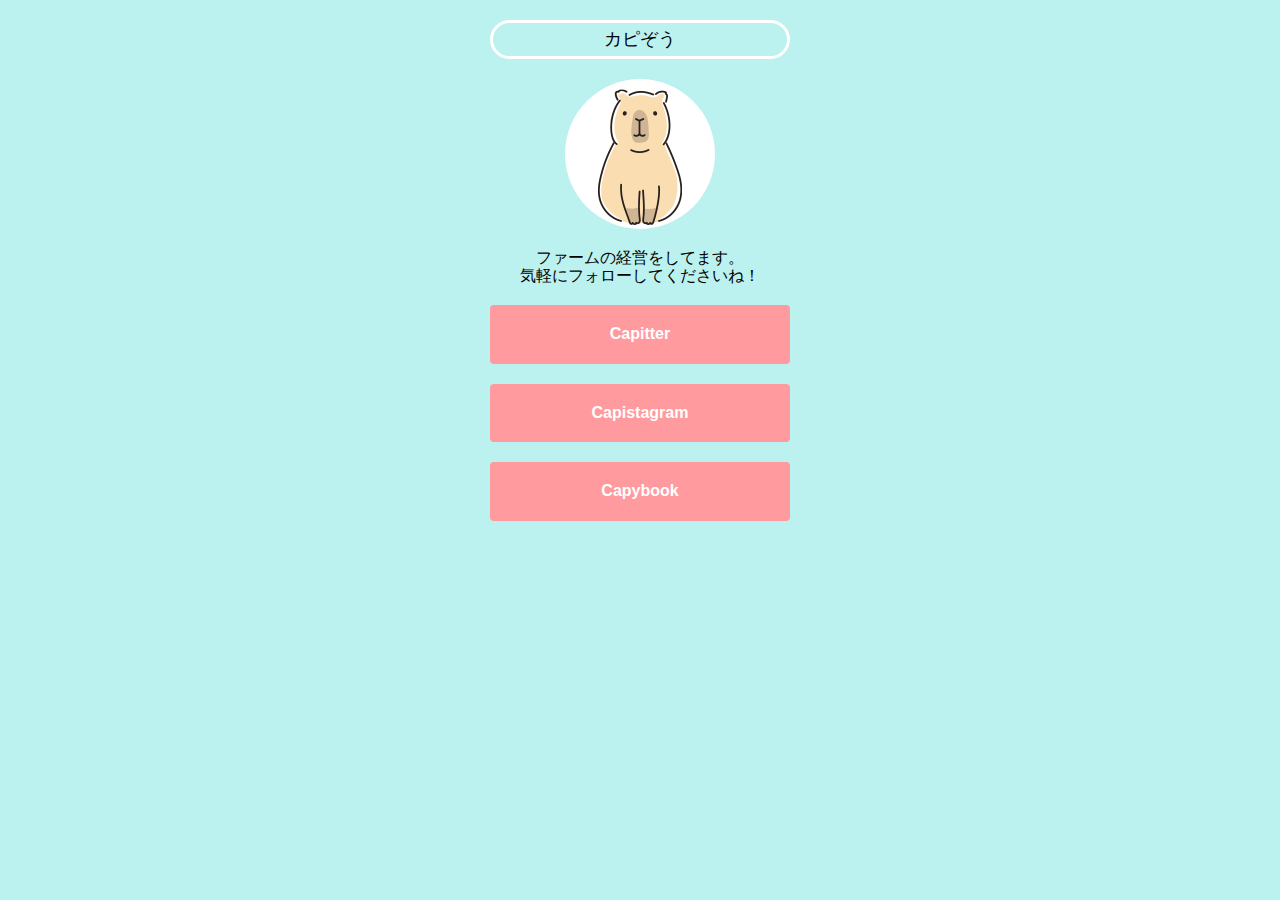
<file: chap-02/index.html>
<!DOCTYPE html>
<html lang="ja">
    <head>
        <meta charset="UTF-8">
        <link rel="stylesheet" href="css/reset.css">
        <link rel="stylesheet" href="css/style.css">
        <title>カピぞうの紹介</title>
    </head>
    <body>
        <h1>カピぞう</h1>
        <p>
            <img src="./capyzou.png" alt="カピぞうの顔写真">
        </p>
        <p>
            ファームの経営をしてます。<br>
            気軽にフォローしてくださいね！
        </p>
        <ul>
            <li><a href="#">Capitter</a></li>
            <li><a href="#">Capistagram</a></li>
            <li><a href="#">Capybook</a></li>
        </ul>
    </body>
</html>
</file>
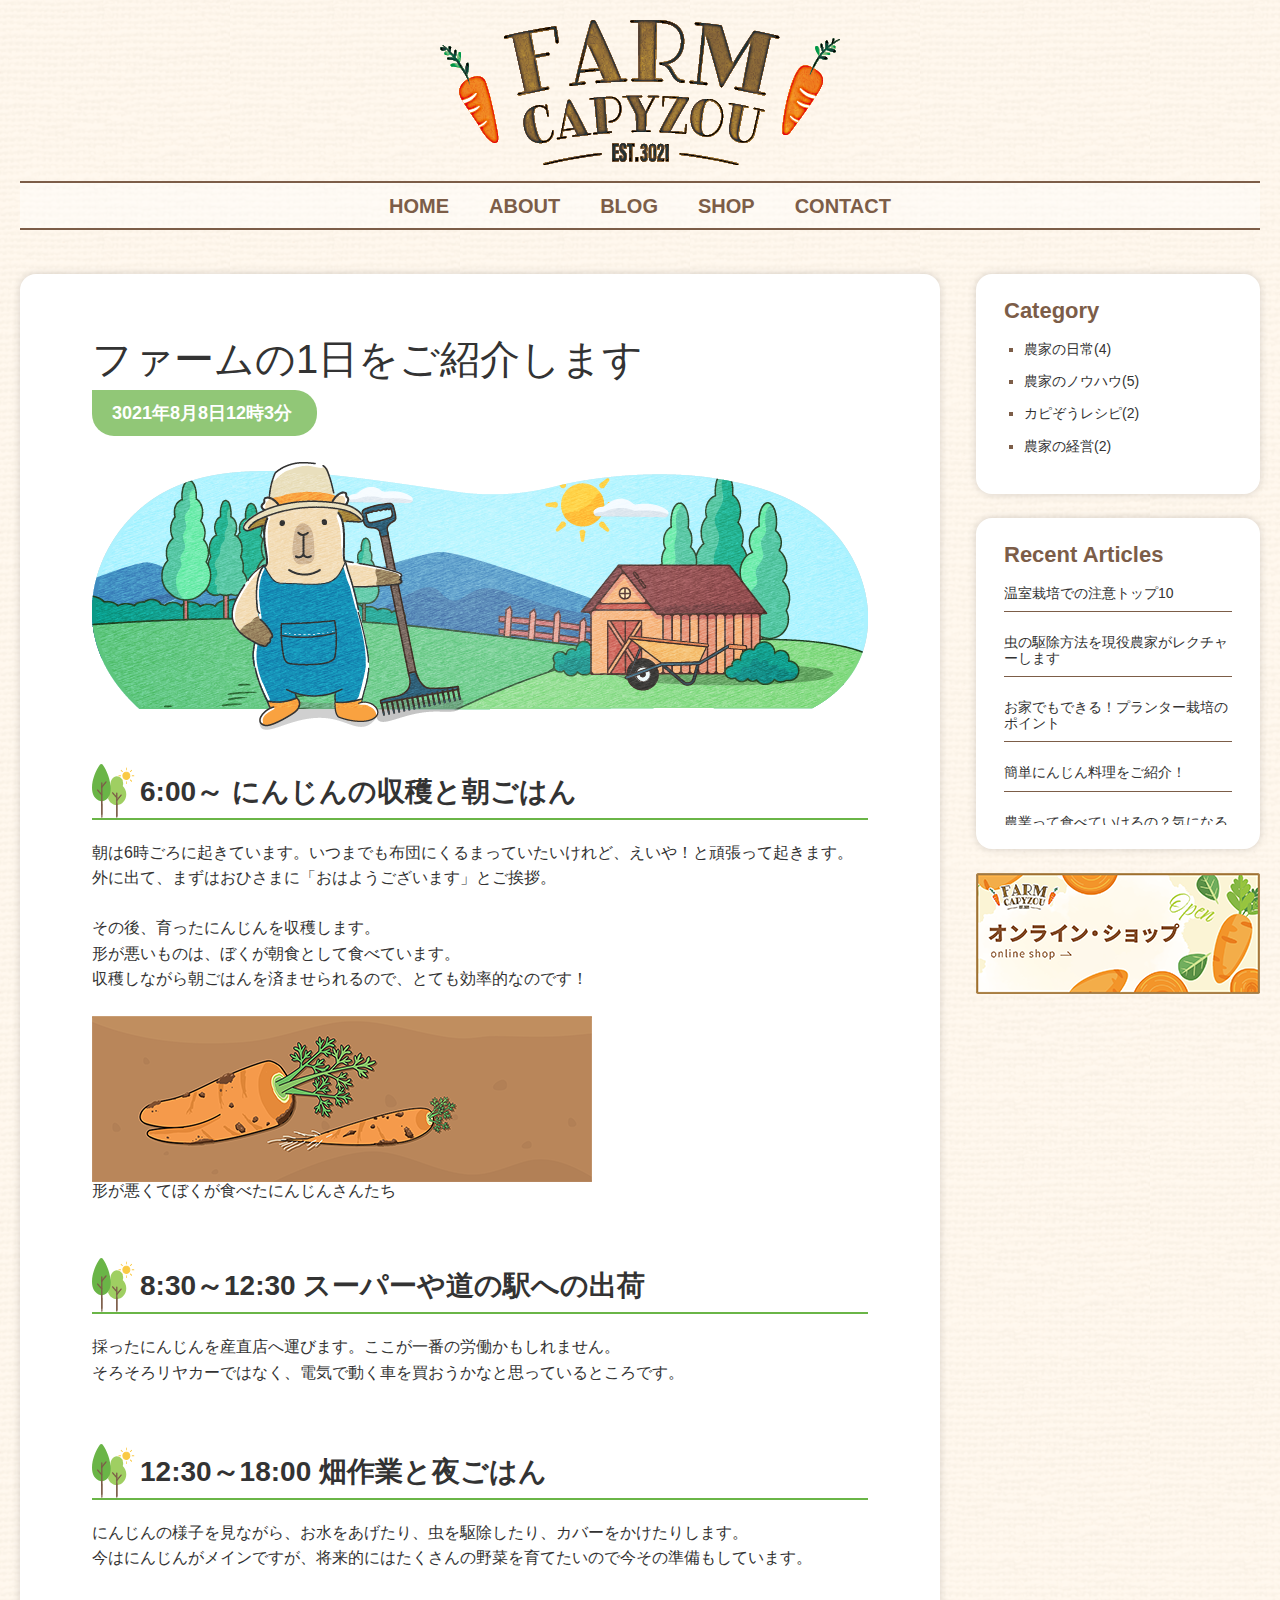
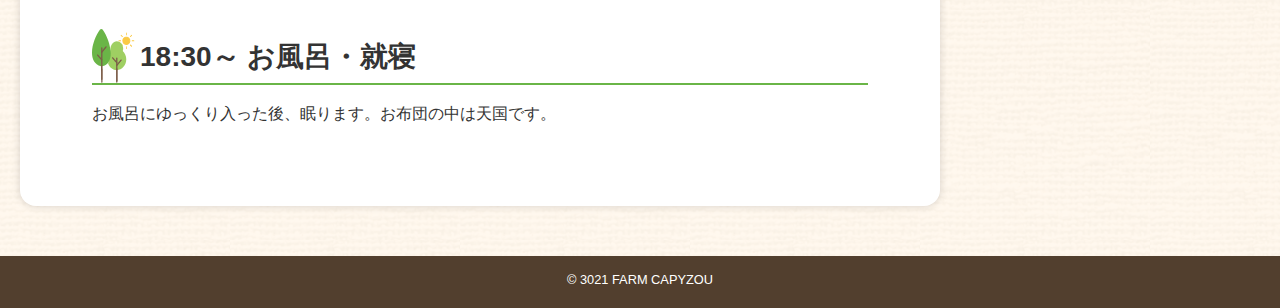
<file: chap-03/index.html>
<!DOCTYPE html>
<html lang="ja">
  <head>
    <meta charset="UTF-8" />
    <title>FARM CAPYZOU</title>
    <link rel="stylesheet" href="./css/reset.css" />
    <link rel="stylesheet" href="./css/style.css" />
  </head>
  <body>
    <header>
      <h1><img src="./images/logo.png" alt="FARM CAPYZOU" /></h1>
      <nav>
        <ul>
          <li><a href="#">HOME</a></li>
          <li><a href="#">ABOUT</a></li>
          <li><a href="#">BLOG</a></li>
          <li><a href="#">SHOP</a></li>
          <li><a href="#">CONTACT</a></li>
        </ul>
      </nav>
    </header>
    <div class="field">
      <main>
        <article>
          <h2>ファームの1日をご紹介します</h2>
          <p class="postdate">
            <time datetime="3021-08-08T12:03">3021年8月8日12時3分</time>
          </p>
          <p class="eyecatch">
            <img src="./images/eyecatch.png" alt="カピぞうが農園にいる絵" />
          </p>
          <section>
            <h3>6:00～ にんじんの収穫と朝ごはん</h3>
            <p>
              朝は6時ごろに起きています。いつまでも布団にくるまっていたいけれど、えいや！と頑張って起きます。<br />
              外に出て、まずはおひさまに「おはようございます」とご挨拶。
            </p>
            <p>
              その後、育ったにんじんを収穫します。<br />
              形が悪いものは、ぼくが朝食として食べています。<br />
              収穫しながら朝ごはんを済ませられるので、とても効率的なのです！
            </p>
            <figure>
              <img src="./images/carrots.png" alt="形の悪いにんじんの絵" />
              <figcaption>形が悪くてぼくが食べたにんじんさんたち</figcaption>
            </figure>
          </section>
          <section>
            <h3>8:30～12:30 スーパーや道の駅への出荷</h3>
            <p>
              採ったにんじんを産直店へ運びます。ここが一番の労働かもしれません。<br />
              そろそろリヤカーではなく、電気で動く車を買おうかなと思っているところです。
            </p>
          </section>
          <section>
            <h3>12:30～18:00 畑作業と夜ごはん</h3>
            <p>
              にんじんの様子を見ながら、お水をあげたり、虫を駆除したり、カバーをかけたりします。<br />
              今はにんじんがメインですが、将来的にはたくさんの野菜を育てたいので今その準備もしています。
            </p>
          </section>
          <section>
            <h3>18:30～ お風呂・就寝</h3>
            お風呂にゆっくり入った後、眠ります。お布団の中は天国です。
          </section>
        </article>
      </main>
      <aside>
        <nav class="categoryNav">
          <h2>Category</h2>
          <ul>
            <li><a href="#">農家の日常(4)</a></li>
            <li><a href="#">農家のノウハウ(5)</a></li>
            <li><a href="#">カピぞうレシピ(2)</a></li>
            <li><a href="#">農家の経営(2)</a></li>
          </ul>
        </nav>
        <nav class="recentNav">
          <h2>Recent Articles</h2>
          <ul>
            <li><a href="#">温室栽培での注意トップ10</a></li>
            <li><a href="#">虫の駆除方法を現役農家がレクチャーします</a></li>
            <li><a href="#">お家でもできる！プランター栽培のポイント</a></li>
            <li><a href="#">簡単にんじん料理をご紹介！</a></li>
            <li><a href="#">農業って食べていけるの？気になる年収を大公開</a></li>
            <li><a href="#">はじめまして。カピぞうの紹介です</a></li>
          </ul>
        </nav>
        <p>
          <a href="#"><img src="./images/side_banner.png" alt="オンラインショップバナー" /></a>
        </p>
      </aside>
    </div>
    <footer>
      <p>
        <small>© 3021 FARM CAPYZOU</small>
      </p>
    </footer>
  </body>
</html>
</file>
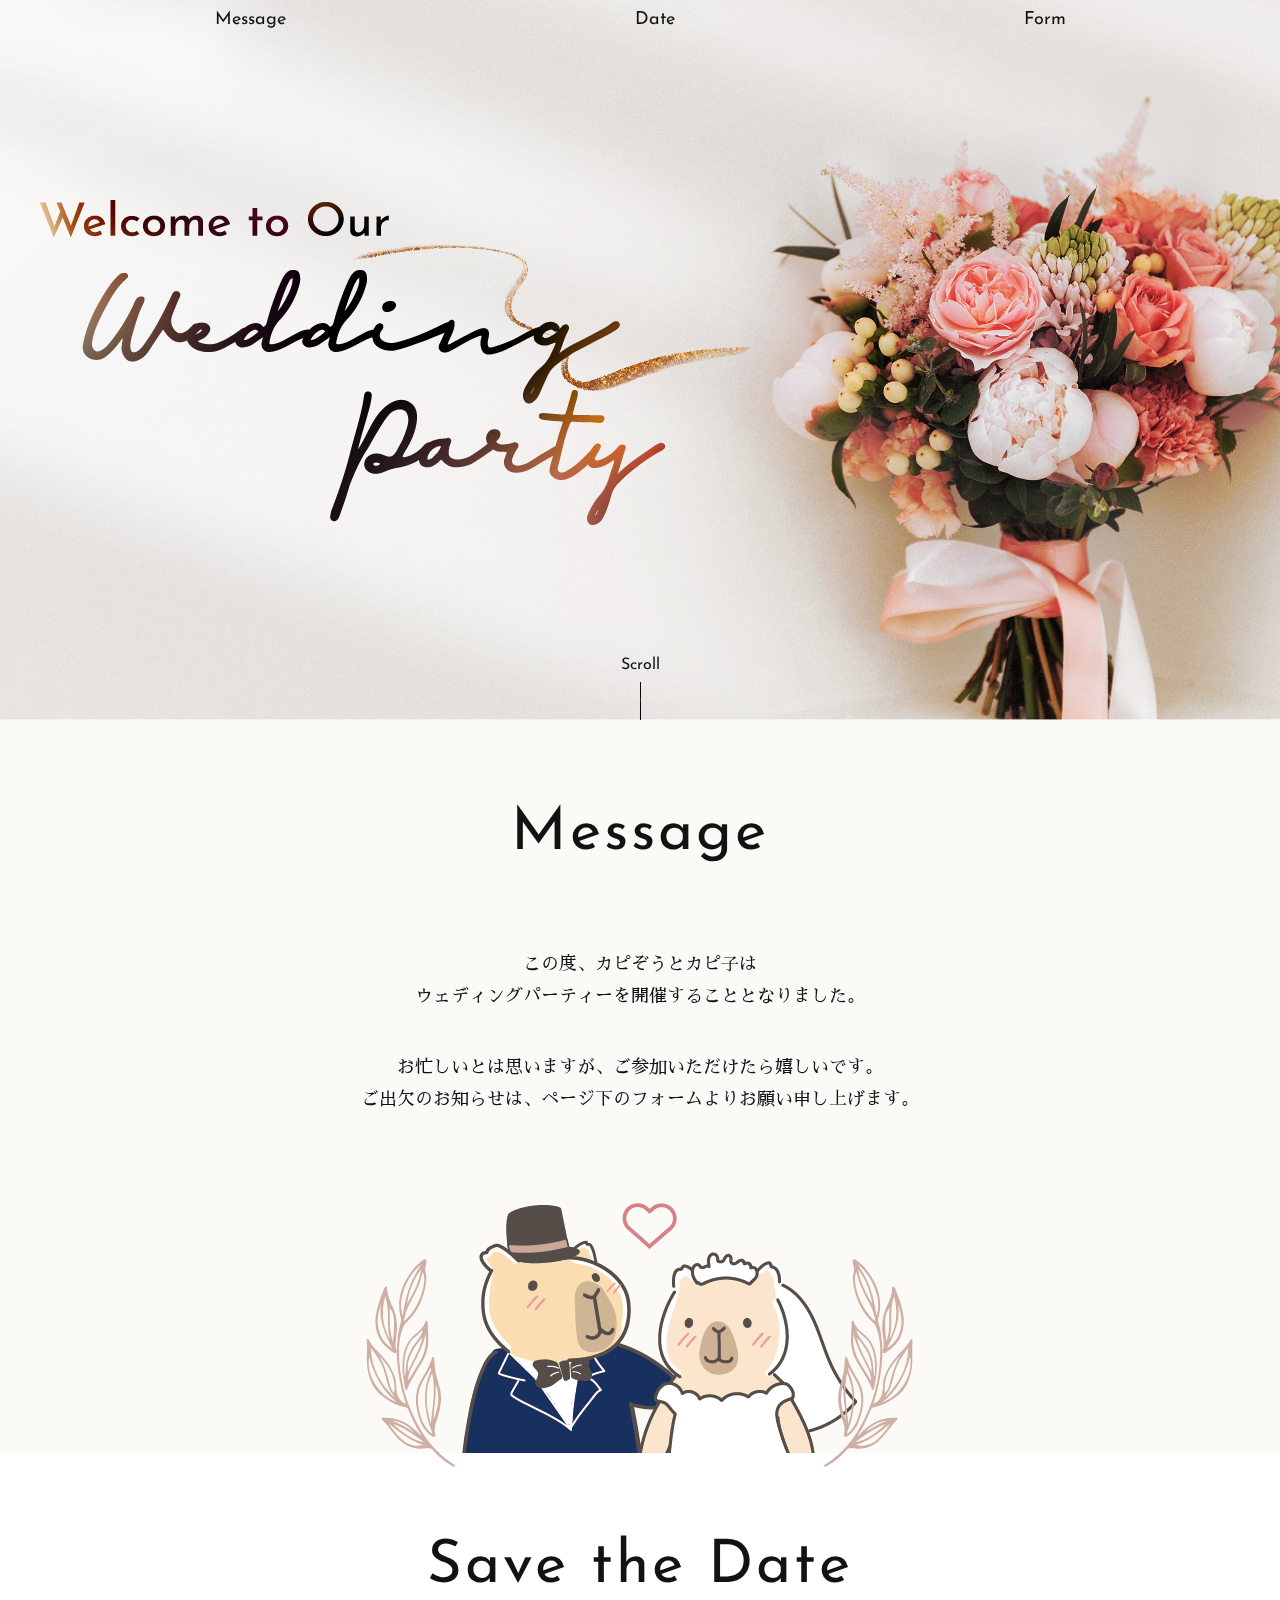
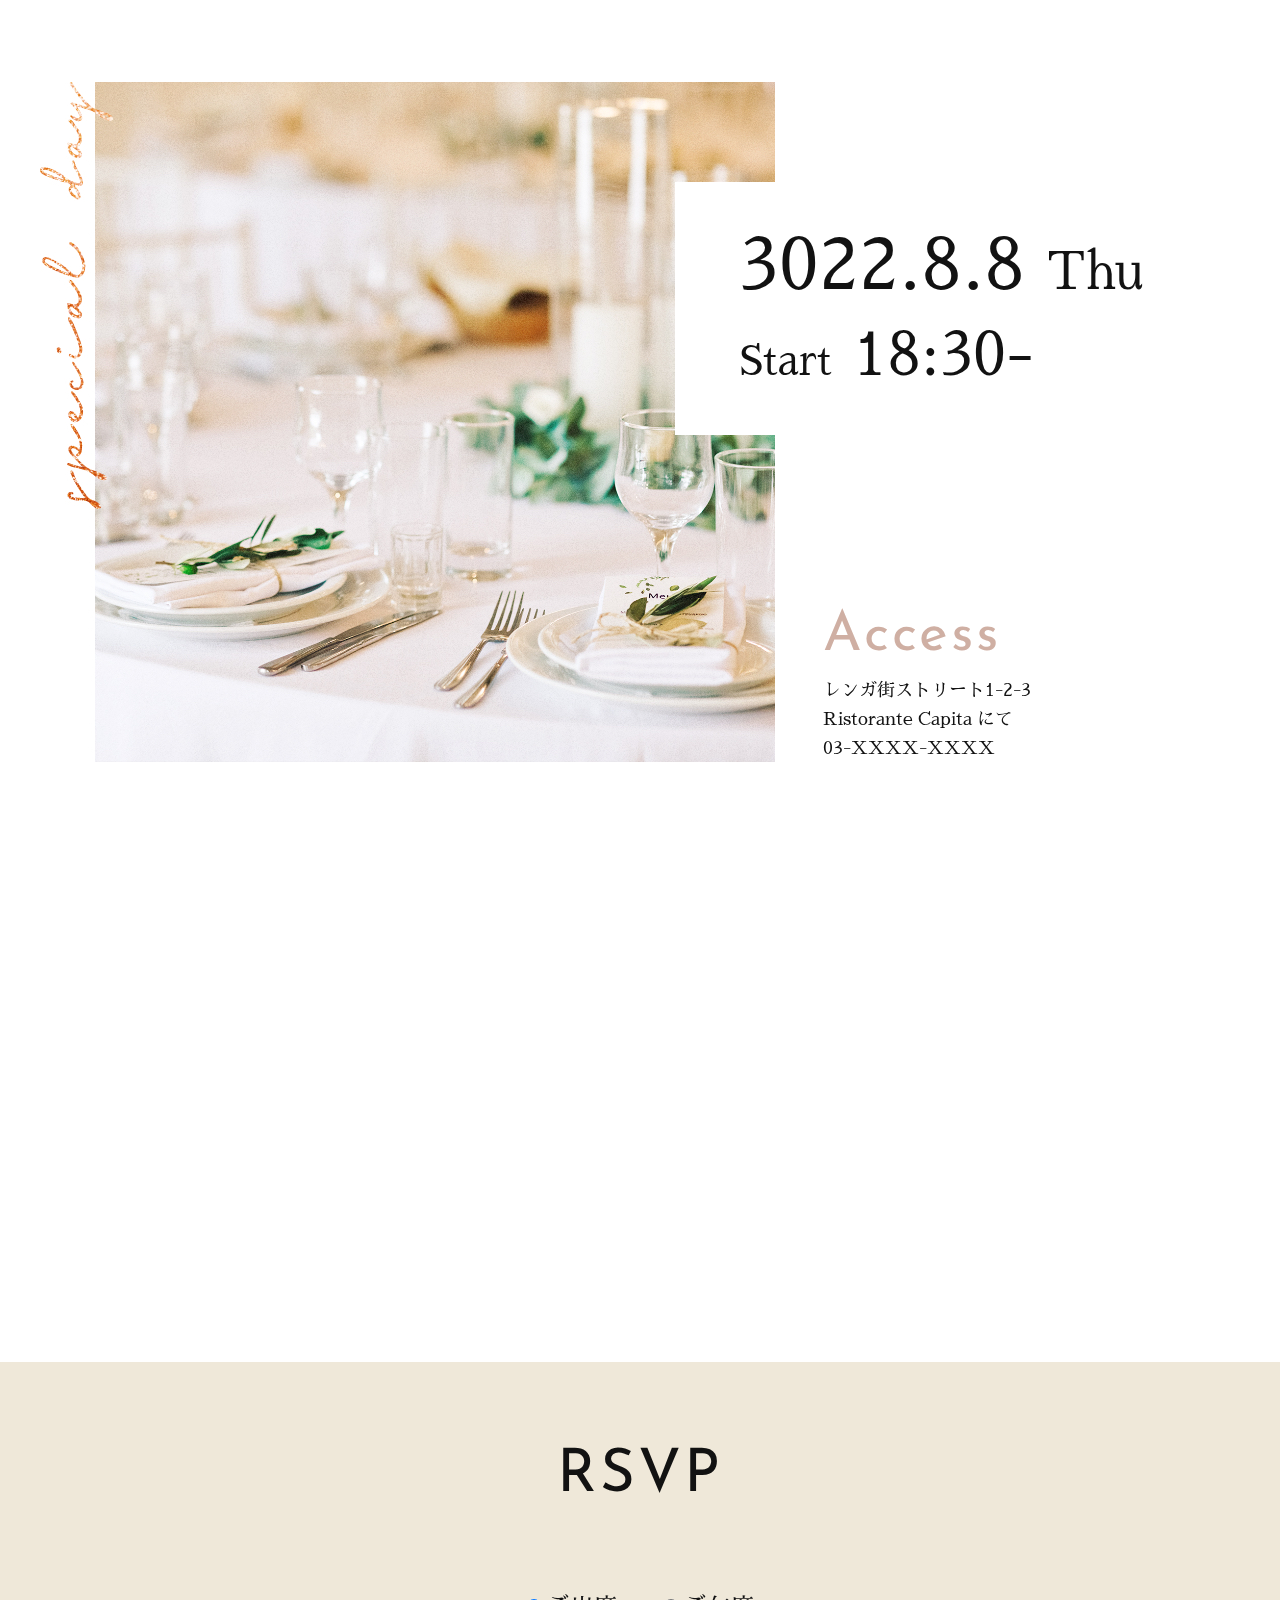
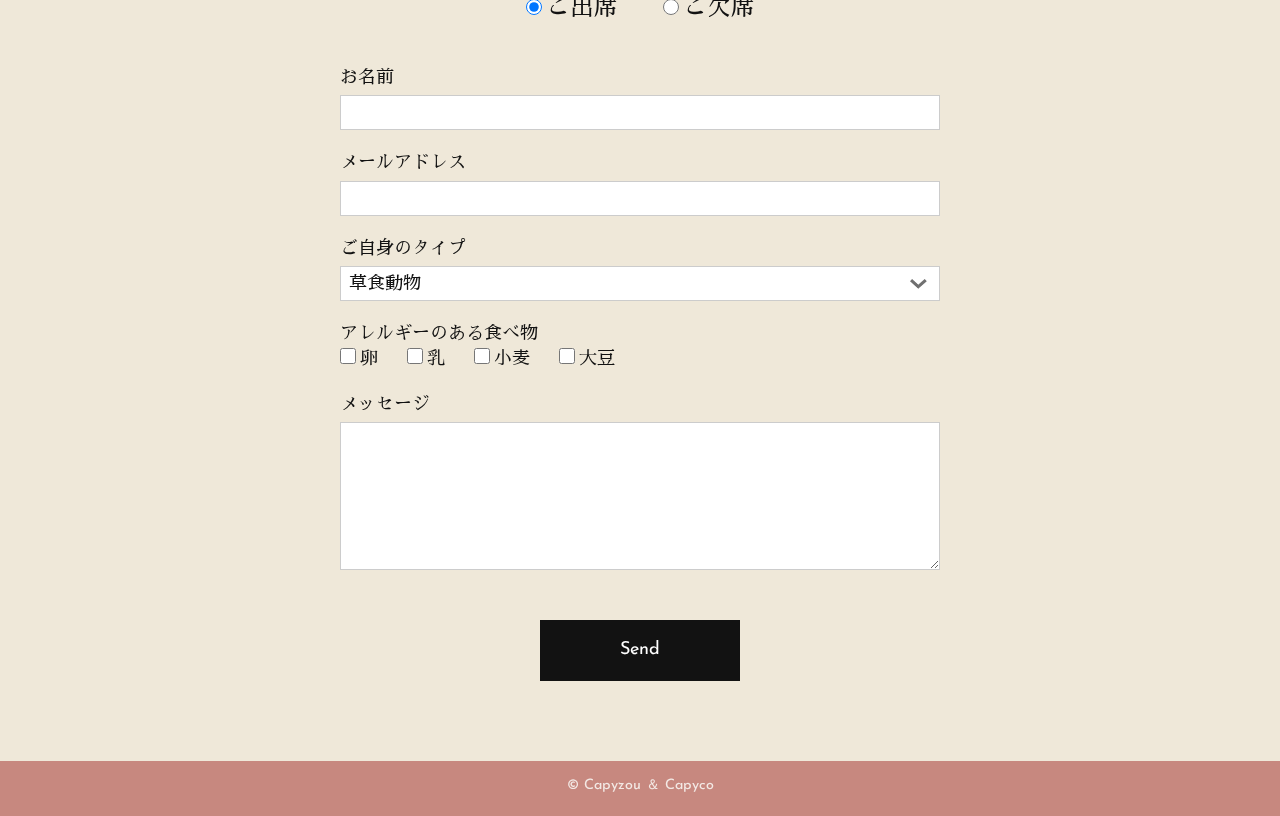
<file: part-04/index.html>
<!DOCTYPE html>
<html lang="ja">
  <head>
    <meta charset="UTF-8">
    <link rel="stylesheet" href="./css/reset.css" />
    <link rel="preconnect" href="https://fonts.gstatic.com" />
    <link rel="stylesheet" href="https://fonts.googleapis.com/css2?family=Josefin+Sans&family=Sawarabi+Mincho&display=swap" />
    <link rel="stylesheet" href="./css/style.css" />
    <title>Wedding Party Invitation</title>
  </head>
  <body>
    <header>
      <div class="innerWrap">
        <h1>
          <img src="images/hero_text.png" alt="Welcome to Our Wedding Party">
        </h1>
        <nav>
          <ul class="ffJosefin">
            <li><a href="#msgArea">Message</a></li>
            <li><a href="#dateArea">Date</a></li>
            <li><a href="#formArea">Form</a></li>
          </ul>
        </nav>
        <p class="scroll ffJosefin">
          Scroll<br />
          <img src="images/bar.png" alt="" />
        </p>
      </div>
    </header>
    <main>
      <section id="msgArea" class="msgSec">
        <div class="innerWrap">
          <h2 class="ffJosefin">Message</h2>
          <p>
            この度、カピぞうとカピ子は<br>
            ウェディングパーティーを開催することとなりました。<br>
          </p>
          <p>
            お忙しいとは思いますが、ご参加いただけたら嬉しいです。<br>
            ご出欠のお知らせは、ページ下のフォームよりお願い申し上げます。<br>
          </p>
          <p class="illust">
            <img src="images/message_img.png" alt="カピぞうとカピ子">
          </p>
        </div>
      </section>
      <section id="dateArea" class="dateSec">
        <div class="innerWrap">
          <h2 class="ffJosefin">Save the Date</h2>
          <div class="layoutWrap">
            <p><img src="images/date_img.jpg" alt="" /></p>
            <div>
              <p class="dateDetailSec">
                3022.8.8 <span class="word1">Thu</span><br />
                <span class="word2">Start</span> <span class="word3">18:30-</span>
              </p>
            <section class="accessSec">
              <h3 class="ffJosefin">Access</h3>
              <p>
                レンガ街ストリート1-2-3<br />
                Ristorante Capita にて<br />
                03-XXXX-XXXX<br />
              </p>
            </section>
          </div>
        </div>
      </section>
      <section id="formArea" class="formSec">
        <div class="innerWrap">
          <h2 class="ffJosefin">RSVP</h2>
          <form action="" method="">
            <p class="attendRadio">
              <label><input type="radio" name="attend" value="ご出席" checked />ご出席</label>
              <label><input type="radio" name="attend" value="ご欠席" />ご欠席</label>
            </p>
            <p>
              お名前
              <input type="text" name="user_name" />
            </p>
            <p>
              メールアドレス
              <input type="email" name="user_email" />
            </p>
            <p>
              ご自身のタイプ
              <select name="user_type">
                <option value="草食動物" selected>草食動物</option>
                <option value="肉食動物">肉食動物</option>
                <option value="人間さん">人間さん</option>
              </select>
            </p>
            <p class="allergyCheck">
              アレルギーのある食べ物<br>
              <label><input type="checkbox" name="allergy" value="卵" />卵</label>
              <label><input type="checkbox" name="allergy" value="乳" />乳</label>
              <label><input type="checkbox" name="allergy" value="小麦" />小麦</label>
              <label><input type="checkbox" name="allergy" value="大豆" />大豆</label>
            </p>
            <p>
              メッセージ
              <textarea name="message"></textarea>
            </p>
            <p class="submitBtn">
              <input type="submit" value="Send" class="ffJosefin" />
            </p>
          </form>
        </div>
      </section>
    </main>
    <footer class="ffJosefin">
      <p><small>© Capyzou ＆ Capyco</small></p>
    </footer>
  </body>
</html>
</file>
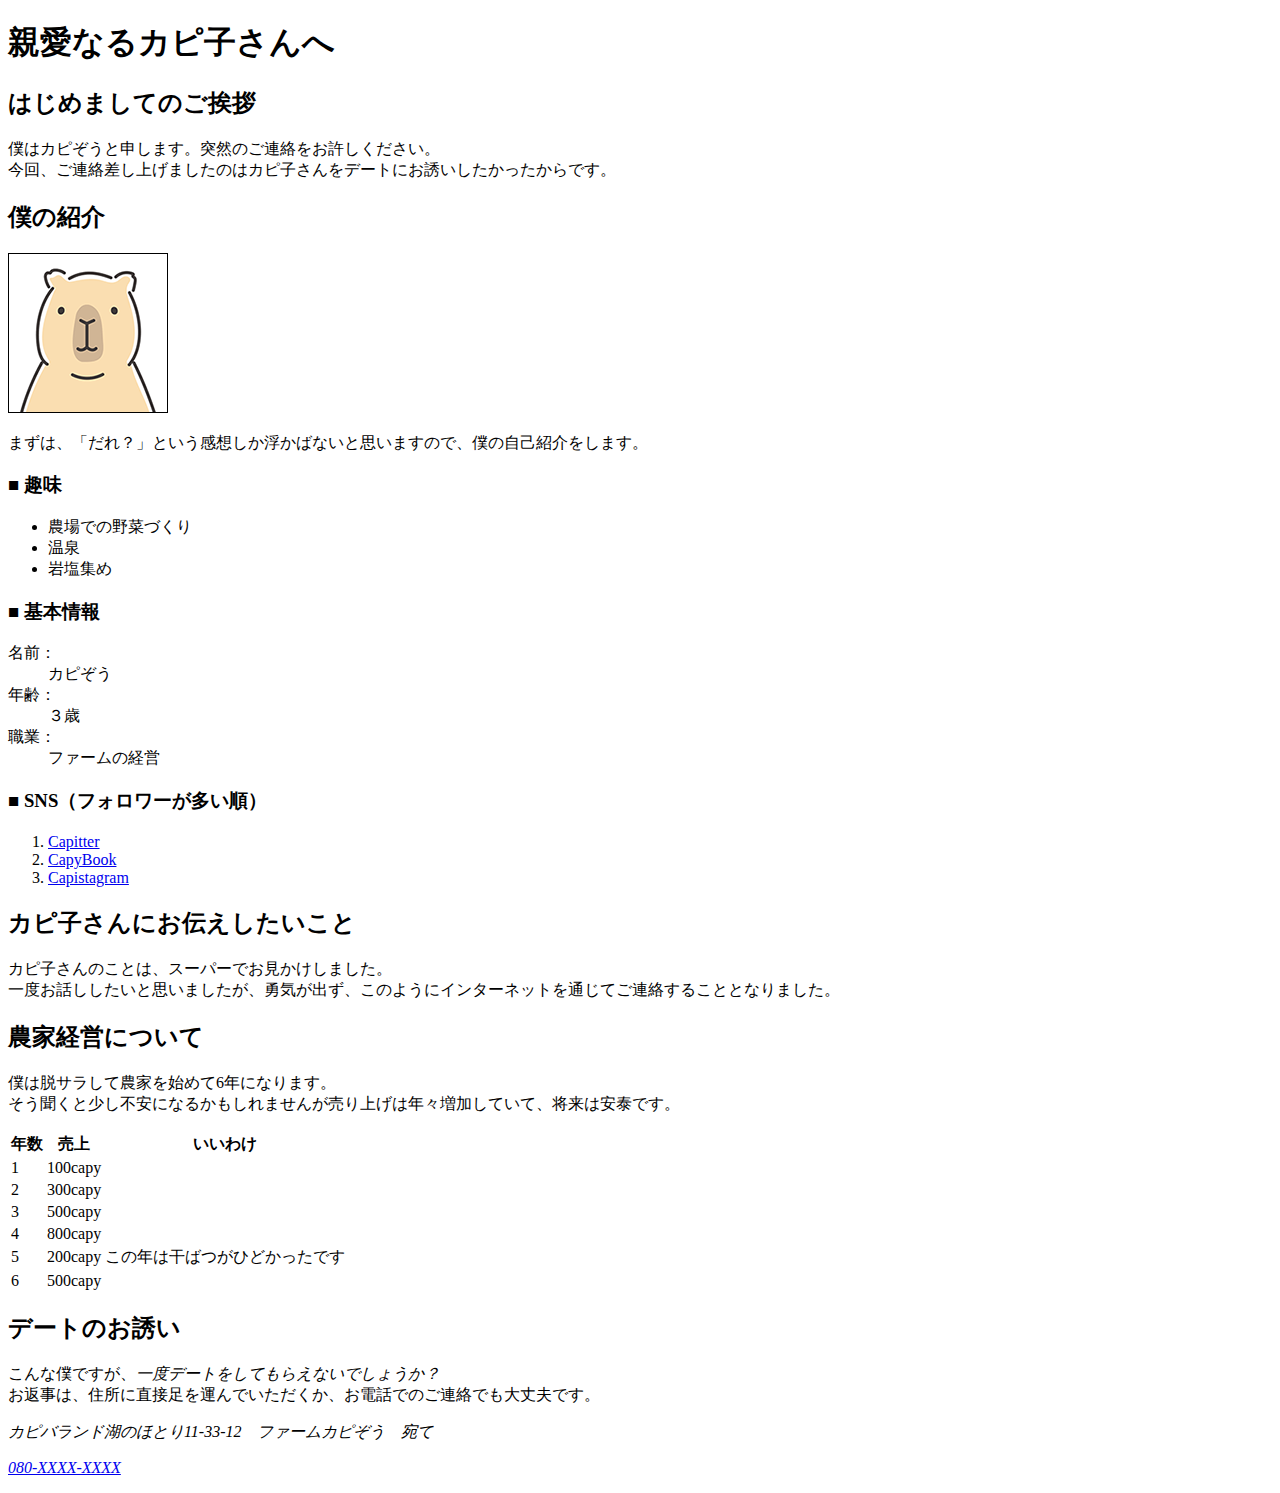
<file: chap-01/chap-01.html>
<!DOCTYPE html>
<html lang="ja">
    <head>
        <meta charset="UTF-8">
        <title>カピ子さんへのラブレター</title>
    </head>
    <body>
        <h1>親愛なるカピ子さんへ</h1>
        <h2>はじめましてのご挨拶</h2>
        <p>
            僕はカピぞうと申します。突然のご連絡をお許しください。<br>
            今回、ご連絡差し上げましたのはカピ子さんをデートにお誘いしたかったからです。
        </p>
        <h2>僕の紹介</h2>
        <img src="./capyzou.png" alt="カピぞうの顔写真">
        <p>
            まずは、「だれ？」という感想しか浮かばないと思いますので、僕の自己紹介をします。
        </p>
        <h3>■ 趣味</h3>
        <ul>
            <li>農場での野菜づくり</li>
            <li>温泉</li>
            <li>岩塩集め</li>
        </ul>
        <h3>■ 基本情報</h3>
        <dl>
            <dt>名前：</dt>
            <dd>カピぞう</dd>
            <dt>年齢：</dt>
            <dd>３歳</dd>
            <dt>職業：</dt>
            <dd>ファームの経営</dd>
        </dl>
        <h3>■ SNS（フォロワーが多い順）</h3>
        <ol>
            <li><a href="#">Capitter</a></li>
            <li><a href="#">CapyBook</a></li>
            <li><a href="#">Capistagram</a></li>
        </ol>
        <h2>カピ子さんにお伝えしたいこと</h2>
        <p>
            カピ子さんのことは、スーパーでお見かけしました。<br>
            一度お話ししたいと思いましたが、勇気が出ず、このようにインターネットを通じてご連絡することとなりました。
            </p>
        <h2>農家経営について</h2>
        <p>
            僕は脱サラして農家を始めて6年になります。<br>
            そう聞くと少し不安になるかもしれませんが売り上げは年々増加していて、将来は安泰です。<br>
            <table>
                <thead>
                    <tr>
                        <th>年数</th><th>売上</th><th>いいわけ</th>
                    </tr>
                </thead>
                <tbody>
                    <tr>
                        <td>1</td><td>100capy</td><td></td>
                    </tr>
                    <tr>
                        <td>2</td><td>300capy</td><td></td>
                    </tr>
                    <tr>
                        <td>3</td><td>500capy</td><td></td>
                    </tr>
                    <tr>
                        <td>4</td><td>800capy</td><td></td>
                    </tr>
                    <tr>
                        <td>5</td><td>200capy</td><td>この年は干ばつがひどかったです</td>
                    </tr>
                    <tr>
                        <td>6</td><td>500capy</td><td></td>
                    </tr>
                </tbody>
            </table>
            </p>
        <h2>デートのお誘い</h2>
        <p>
            こんな僕ですが、<em>一度デートをしてもらえないでしょうか？</em><br>
            お返事は、住所に直接足を運んでいただくか、お電話でのご連絡でも大丈夫です。
        </p>
        <address>
            <p>
                カピバランド湖のほとり11-33-12　ファームカピぞう　宛て
            </p>
            <p>
                <a href="tel:080-XXXX-XXXX">080-XXXX-XXXX</a>
            </p>
        </address>
    </body>
</html>
</file>
<file: chap-02/css/style.css>
@charset "UTF-8";

body {
    background-color: #bbf1ef;
    font-family: 'Verdana', 'Hiragino Sans', 'Meiryo', sans-serif;
}

h1 {
    font-size: 18px;
    border: 3px solid #ffffff;
    border-radius: 20px;
    padding: 6px 0;
    margin: 20px auto;
    width: 300px;
    text-align: center;
}

p, ul {
    text-align: center;
    margin-bottom: 20px;
}

img {
    border-radius: 50%;
}

a {
    background-color: #ff9a9e;
    display: block;
    padding: 20px 0;
    border-radius: 4px;
    color: #ffffff;
    font-weight: bold;
}

ul {
    width: 300px;
    margin: 0 auto;
}

li {
    margin-bottom: 20px;
}
</file>
<file: chap-03/css/style.css>
@charset "utf-8";

body {
    background-image: url(../images/bg.png);
    font-size: 16px;
    font-family: 'arial', 'Hiragino Sans', 'Meiryo', sans-serif;
    color: #333333;
}

header {
    width: 1240px;
    margin: 0 auto 44px;
}

div {
    width: 1240px;
    margin: 0 auto 50px;
    display: flex;
    justify-content: space-between;
}

main {
    flex-basis: 920px;
    background-color: #ffffff;
    border-radius: 16px;
    padding: 62px 72px 32px 72px;
    box-shadow: 0px 0px 8px rgba(0, 0, 0, 0.16);
}

aside {
    flex-basis: 204px;
}

aside nav {
    border-radius: 16px;
    background-color: #ffffff;
    box-shadow: 0px 0px 8px rgba(0, 0, 0, 0.16);
    padding: 24px 28px;
    margin-bottom: 24px;
}

aside nav h2 {
    margin-bottom: 18px;
    font-size: 22px;
    font-weight: bold;
    color: #7c5d48;
}

aside nav ul {
    font-size: 14px;
}

.categoryNav ul li {
    list-style-type: square;
    color: #7c5d48;
    margin: 0 0 16px 20px;
}

.categoryNav ul li a {
    color: #333333;
}

.recentNav ul {
    height: 240px;
    overflow: hidden scroll;
}

.recentNav ul li {
    border-bottom: 1px solid #7c5d48;
    padding-bottom: 10px;
    margin-bottom: 22px;
}

h1 {
    text-align: center;
    padding: 20px 0px 16px;
}

header nav ul {
    display: flex;
    justify-content: center;
    border-top: 2px solid #7c5d48;
    border-bottom: 2px solid #7c5d48;
    background-color: rgba(255, 255, 255, 0.42);
    padding: 12px 0 10px;
}

header nav ul li {
    margin: 0 20px;
}

header nav ul li a {
    font-size: 20px;
    font-weight: bold;
    color: #7c5d48;
}

header nav ul li a:hover {
    text-decoration: underline solid;
}

article h2 {
    font-size: 40px;
    font-weight: 500;
    margin-bottom: 8px;
}

p.postdate {
    margin-bottom: 26px;
}

p.eyecatch {
    margin-bottom: 26px;
}

time {
    background-color: #91c777;
    border-radius: 0px 22px 22px 22px;
    font-size: 18px;
    font-weight: bold;
    color: #ffffff;
    padding: 13px 25px 12px 20px;
    display: inline-block;
}

article h3 {
    border-bottom: 2px solid #6ab547;
    margin-bottom: 20px;
    font-size: 28px;
    font-weight: 600;
    background-image: url(../images/h2_icon.png);
    background-repeat: no-repeat;
    background-position: left bottom;
    padding: 20px 10px 10px 48px;
}

article section {
    margin-bottom: 50px;
}

article section p {
    line-height: 1.6;
    margin-bottom: 24px;
}

footer {
    background-color: #523f2e;
    color: #ffffff;
    text-align: center;
    padding: 14px 10px 20px;
}
</file>
<file: part-04/css/style.css>
@charset "utf-8";

body {
    font-family: 'Sawarabi Mincho', serif;
    font-size: 18px;
    color: #121212;
}

.ffJosefin {
    font-family: 'Josefin Sans', sans-serif;
}

.innerWrap {
    width: 1240px;
    margin: 0 auto;
    padding: 80px 20px 0;
}

main h2 {
    text-align: center;
    font-size: 60px;
    letter-spacing: .05em;
    margin-bottom: 80px;
}

header {
    background: url(../images/hero.jpg) no-repeat right center/cover;
}

header .innerWrap {
    height: 720px;
    position: relative;
}

header h1 {
    padding-top: 120px;
}

header .scroll {
    position: absolute;
    left: 0;
    bottom: 0;
    width: 100%;
    text-align: center;
    font-size: 16px;
}

header .scroll img {
    margin-top: 8px;
}

header nav {
    position: fixed;
    top: 0;
    left: 0;
    width: 100%;
    z-index: 100;
}

header nav ul {
    display: flex;
    justify-content: space-around;
    width: 1240px;
    margin: 0 auto;
    padding: 10px 20px;
}

header nav ul li a:hover {
    text-decoration: underline;
}

.msgSec {
    background-color: #fbfaf7;
}

.msgSec p {
    text-align: center;
    line-height: 1.75;
    margin-bottom: 40px;
}

.msgSec p.illust {
    margin-top: 80px;
    margin-bottom: 0;
    position: relative;
}

.msgSec p.illust::before {
    content: url(../images/deco_left.png);
    position: absolute;
    left: 320px;
    bottom: -30px;
}

.msgSec p.illust::after {
    content: url(../images/deco_right.png);
    position: absolute;
    right: 320px;
    bottom: -30px;
}

.dateSec {
    background-color: #ffffff;
    padding-bottom: 120px;
    margin-bottom: 480px;
}

.dateSec::after {
    content: "";
    position: fixed;
    left: 0;
    top: 0;
    width: 100%;
    height: 100%;
    background: url(../images/bg.jpg) no-repeat center/cover;
    z-index: -1;
}

.dateSec .layoutWrap {
    display: flex;
}

.dateSec .layoutWrap > p {
    flex-basis: 735px;
}

.dateSec .layoutWrap > div {
    flex-basis: 465px;
    padding-top: 100px;
}

.dateSec .dateDetailSec {
    font-size: 72px;
    margin: 0 0 170px -100px;
    background-color: #ffffff;
    padding: 40px 64px;
    line-height: 1.2;
}

.word1 {
    font-size: 50px;
}

.word2 {
    font-size: 40px;
}

.word3 {
    font-size: 60px;
}

.accessSec {
    margin-left: 48px;
}

.accessSec h3 {
    color: #cfafa3;
    font-size: 55px;
    letter-spacing: .05em;
    margin-bottom: 8px;
}

.accessSec p {
    line-height: 1.6;
}

.formSec {
    background-color: #efe8d9;
    padding-bottom: 60px;
}

form {
    width: 600px;
    margin: 0 auto;
}

input[type="text"],
input[type="email"],
select,
textarea {
    border: 1px solid #cccccc;
    background-color: #ffffff;
    width: 100%;
    margin-top: 5px;
    padding: 4px 8px;
}

input[type="radio"],
input[type="checkbox"] {
    width: 16px;
    height: 16px;
    vertical-align: baseline;
    margin-right: 4px;
}

.attendRadio {
    text-align: center;
    margin-bottom: 40px;
}

.attendRadio label {
    margin: 0 20px;
    font-size: 24px;
}

.allergyCheck label {
    margin-right: 24px;
}

select {
    background: #ffffff url(../images/arrow.png) no-repeat 98% 50%/17px 10px;
}

textarea {
    height: 148px;
    margin-bottom: 30px;
}

form > p {
    line-height: 1.4;
    margin-bottom: 20px;
}

.submitBtn {
    text-align: center;
}

input[type="submit"] {
    background-color: #121212;
    color: #ffffff;
    padding: 18px 80px;
}

footer {
    background-color: #c7887f;
    color: #f3e9e5;
    padding: 14px 10px 20px;
    text-align: center;
}
</file>
